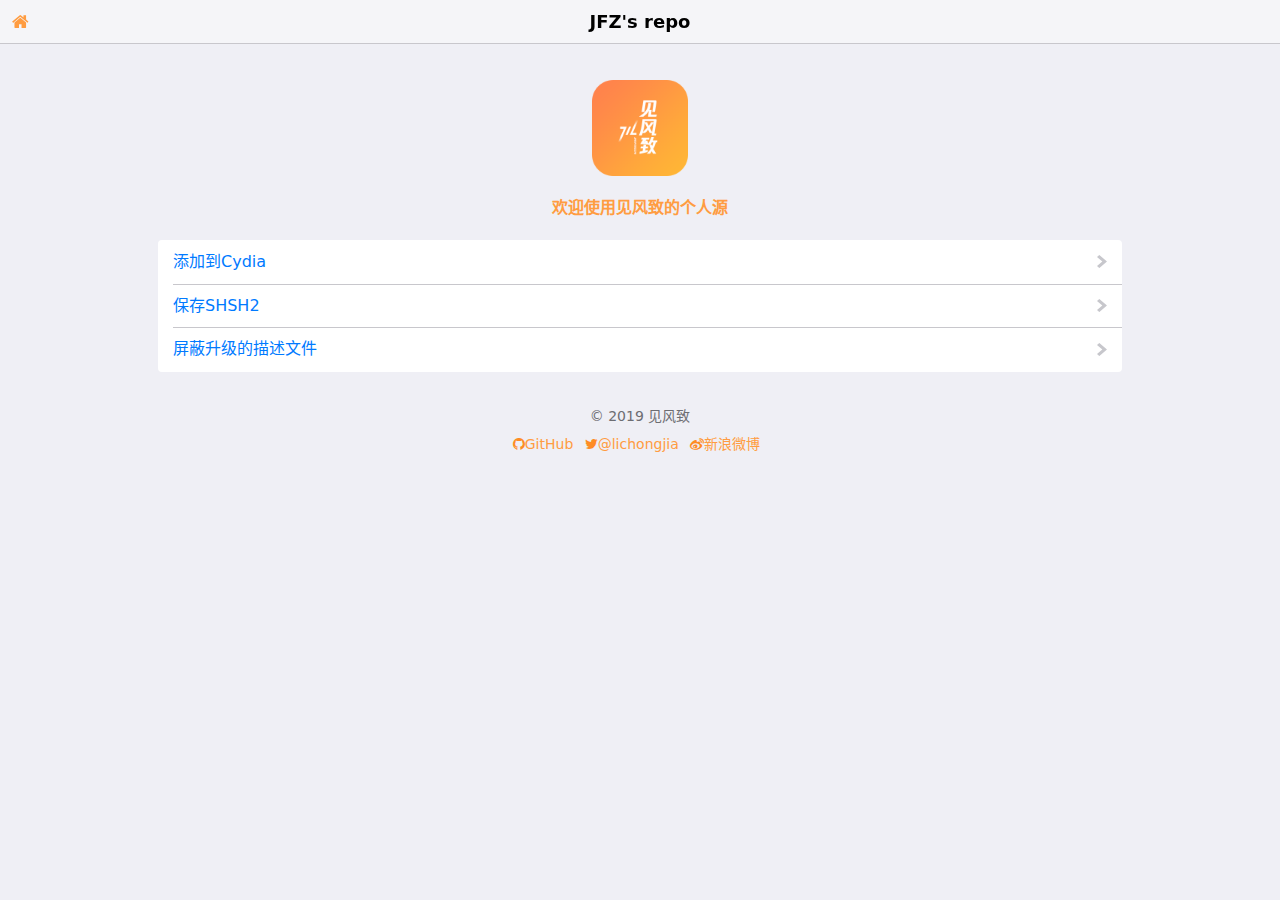
<file: index.html>
<!DOCTYPE html>
<html lang="zh-CN">

<head>
    <meta charset="utf-8">
    <title>主页</title>
    <meta name="viewport" content="initial-scale=1, maximum-scale=1, user-scalable=0">
    <!-- 设置网页图标 -->
    <link rel="shortcut icon" href="img/favicon.png">
    <link rel="apple-touch-icon" href="img/favicon.png">
    <!-- 导入CSS样式 -->
    <link rel="stylesheet" href="font-awesome/css/font-awesome.css">
    <link rel="stylesheet" href="css/ios7.css">
    <link rel="stylesheet" href="css/my.css">
    <!-- 导入js脚本 -->
    <script type="text/javascript" src="js/ios7.js"></script>
</head>

<body>
    <!-- 标题区 -->
    <header>
        <h1>JFZ's repo</h1>
        <a href="#"><i id="homelink" class="fa fa-home"></i></a>
    </header>
    <!-- 内容区 -->
    <main id="content">
        <div id="welcome">
            <img src="img/favicon.png" alt="" id="logo">
            <h4>欢迎使用见风致的个人源</h4>
        </div>
        <section class="block">
            <ul>
                <li><a href="cydia://url/https://cydia.saurik.com/api/share#?source=https://jianfengzhi.github.io/" target="_blank" role="button">添加到Cydia</a></li>
                <li><a href="#" target="_blank" role="button">保存SHSH2</a></li>
                <li><a href="#" target="_blank" role="button">屏蔽升级的描述文件</a></li>
            </ul>
        </section>
        <!-- 版权联系 -->
        <section id="contact" class="block">
            <p role="footer">&copy 2019 见风致</p>
            <p>
                <a href="https://github.com/lichongjia/"><i class="fa fa-github"></i>GitHub</a>
                <a href="https://twitter.com/lichongjia/"><i class="fa fa-twitter"></i>@lichongjia</a>
                <a href="https://weibo.com/lichongjia/"><i class="fa fa-weibo"></i>新浪微博</a>
            </p>
        </section>
    </main>
</body>

</html>
</file>
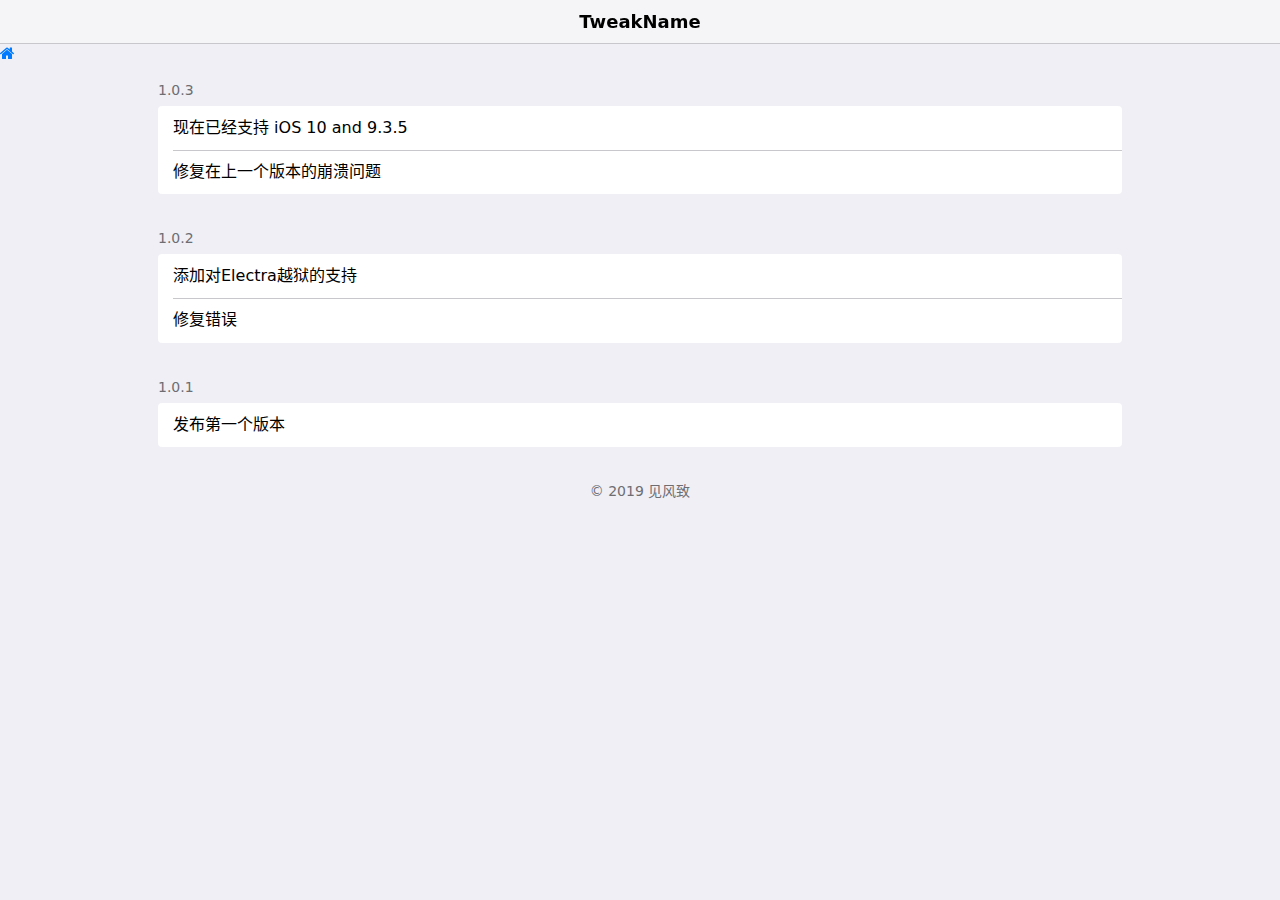
<file: changelog-page.html>
<!DOCTYPE html>
<html lang="zh-CN">

<head>
    <meta charset="utf-8">
    <title>更新记录页模板</title>
    <meta name="viewport" content="initial-scale=1, maximum-scale=1, user-scalable=0">
    <!-- 设置网页图标 -->
    <link rel="shortcut icon" href="img/favicon.png">
    <link rel="apple-touch-icon" href="img/favicon.png">
    <!-- 导入CSS样式 -->
    <link rel="stylesheet" href="font-awesome/css/font-awesome.css">
    <link rel="stylesheet" href="css/ios7.css">
    <link rel="stylesheet" href="css/my.css">
    <script src="js/ios7.js"></script>
</head>

<body>
    <header>
        <h1>TweakName</h1>
        <a href=""><i id="home" class="fa fa-home"></i></a>
    </header>
    <main id="content">
        <section id="block">
            <h2 role="header">1.0.3</h2>
            <ul>
                <li>现在已经支持 iOS 10 and 9.3.5</li>
                <li>修复在上一个版本的崩溃问题</li>
            </ul>
        </section>
        <section id="block">
            <h2 role="header">1.0.2</h2>
            <ul>
                <li>添加对Electra越狱的支持</li>
                <li>修复错误</li>
            </ul>
        </section>
        <section id="block">
            <h2 role="header">1.0.1</h2>
            <ul>
                <li>发布第一个版本</li>
            </ul>
        </section>
        <div id="copyright">
            <p role="footer">&copy 2019 见风致</p>
        </div>
    </main>
</body>

</html>
</file>
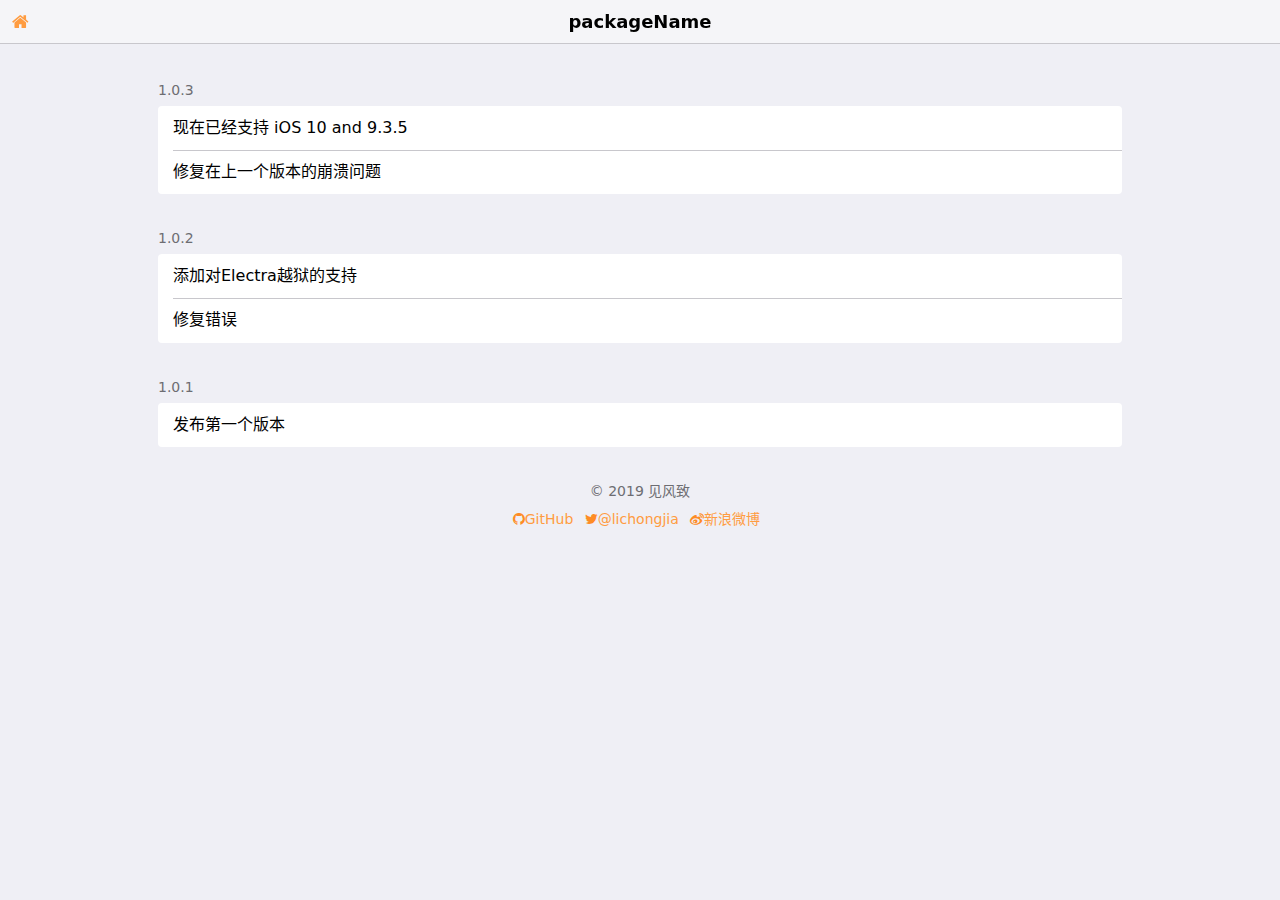
<file: changelog.html>
<!DOCTYPE html>
<html lang="zh-CN">

<head>
    <meta charset="utf-8">
    <title>主页</title>
    <meta name="viewport" content="initial-scale=1, maximum-scale=1, user-scalable=0">
    <!-- 设置网页图标 -->
    <link rel="shortcut icon" href="img/favicon.png">
    <link rel="apple-touch-icon" href="img/favicon.png">
    <!-- 导入CSS样式 -->
    <link rel="stylesheet" href="font-awesome/css/font-awesome.css">
    <link rel="stylesheet" href="css/ios7.css">
    <link rel="stylesheet" href="css/my.css">
    <!-- 导入js脚本 -->
    <script type="text/javascript" src="js/ios7.js"></script>
</head>

<body>
    <!-- 标题区 -->
    <header>
        <h1>packageName</h1>
        <a href="index.html"><i id="homelink" class="fa fa-home"></i></a>
    </header>
    <!-- 内容区 -->
    <main id="content">
        <!-- 更新记录 -->
        <section id="block">
            <h2 role="header">1.0.3</h2>
            <ul>
                <li>现在已经支持 iOS 10 and 9.3.5</li>
                <li>修复在上一个版本的崩溃问题</li>
            </ul>
        </section>
        <section id="block">
            <h2 role="header">1.0.2</h2>
            <ul>
                <li>添加对Electra越狱的支持</li>
                <li>修复错误</li>
            </ul>
        </section>
        <section id="block">
            <h2 role="header">1.0.1</h2>
            <ul>
                <li>发布第一个版本</li>
            </ul>
        </section>
        <!-- 版权联系 -->
        <section id="contact" class="block">
            <p role="footer">&copy 2019 见风致</p>
            <p>
                <a href="https://github.com/lichongjia/"><i class="fa fa-github"></i>GitHub</a>
                <a href="https://twitter.com/lichongjia/"><i class="fa fa-twitter"></i>@lichongjia</a>
                <a href="https://weibo.com/lichongjia/"><i class="fa fa-weibo"></i>新浪微博</a>
            </p>
        </section>
    </main>
</body>

</html>
</file>
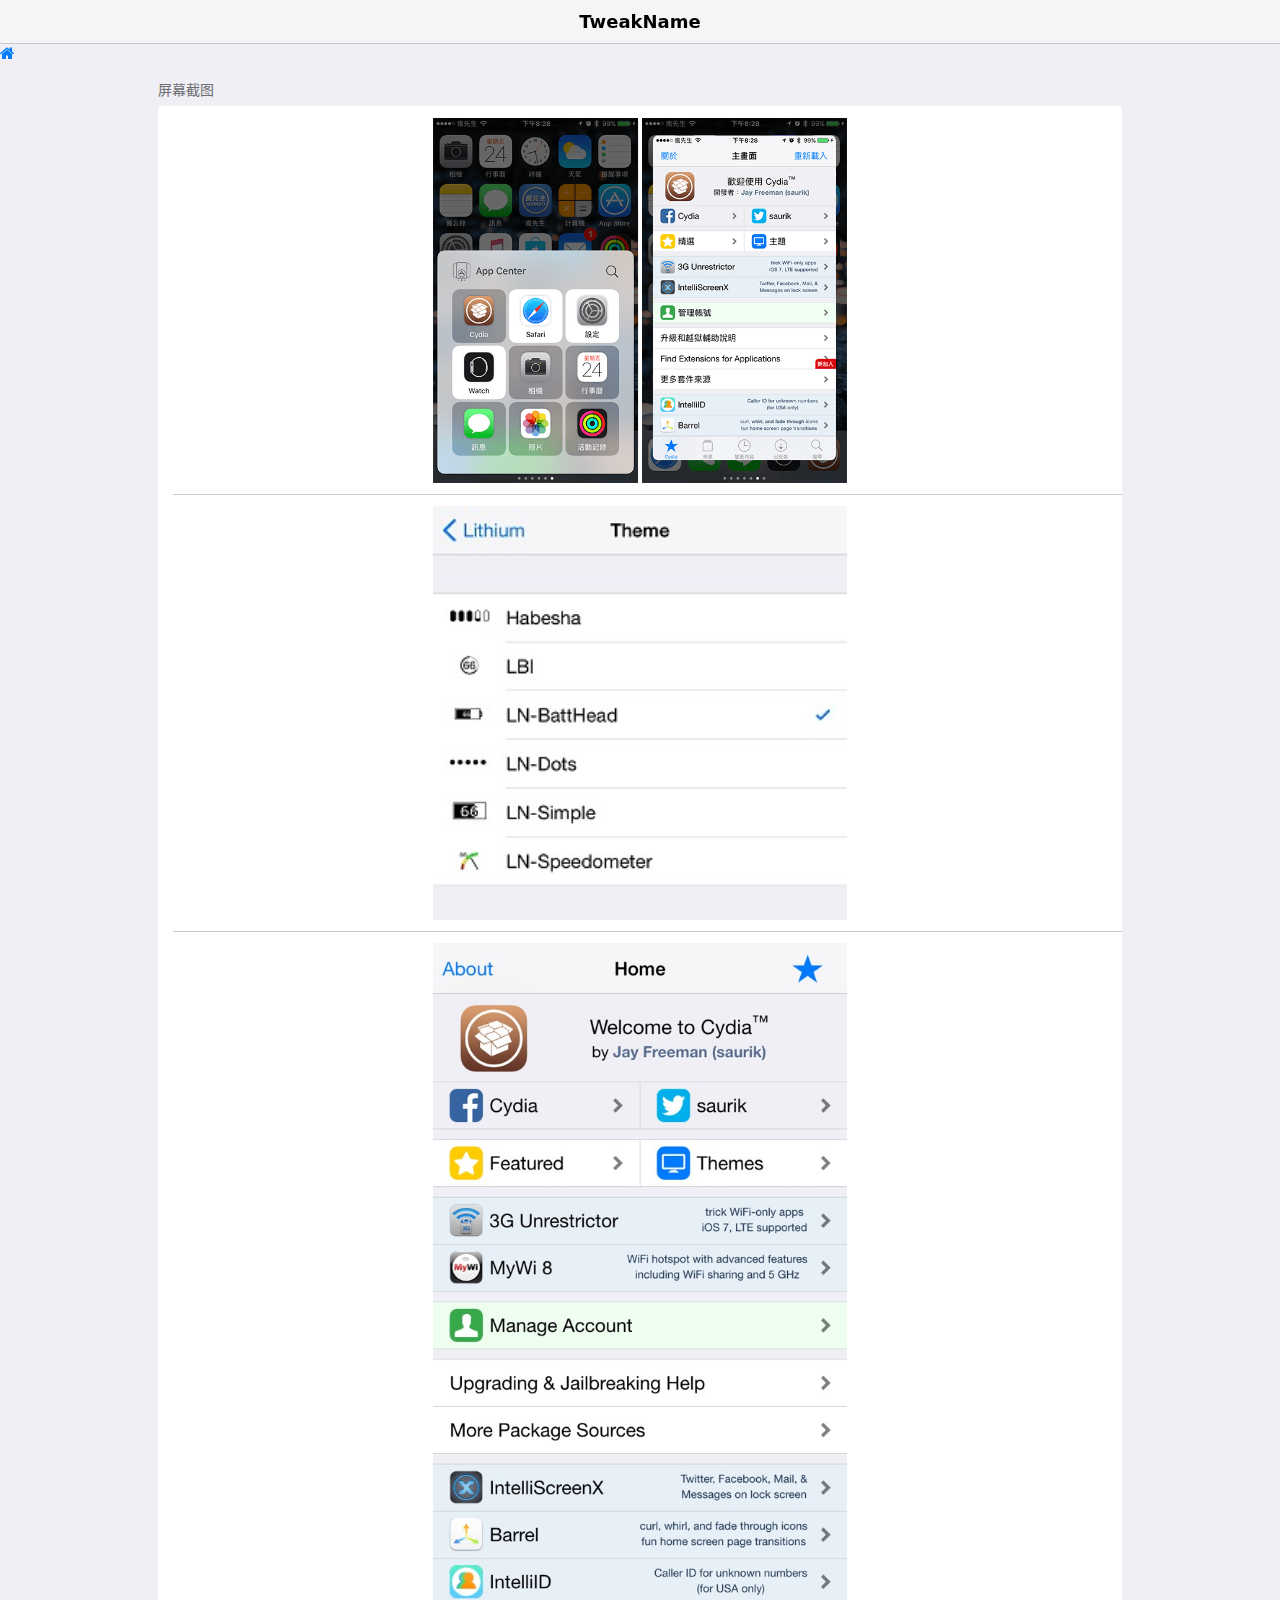
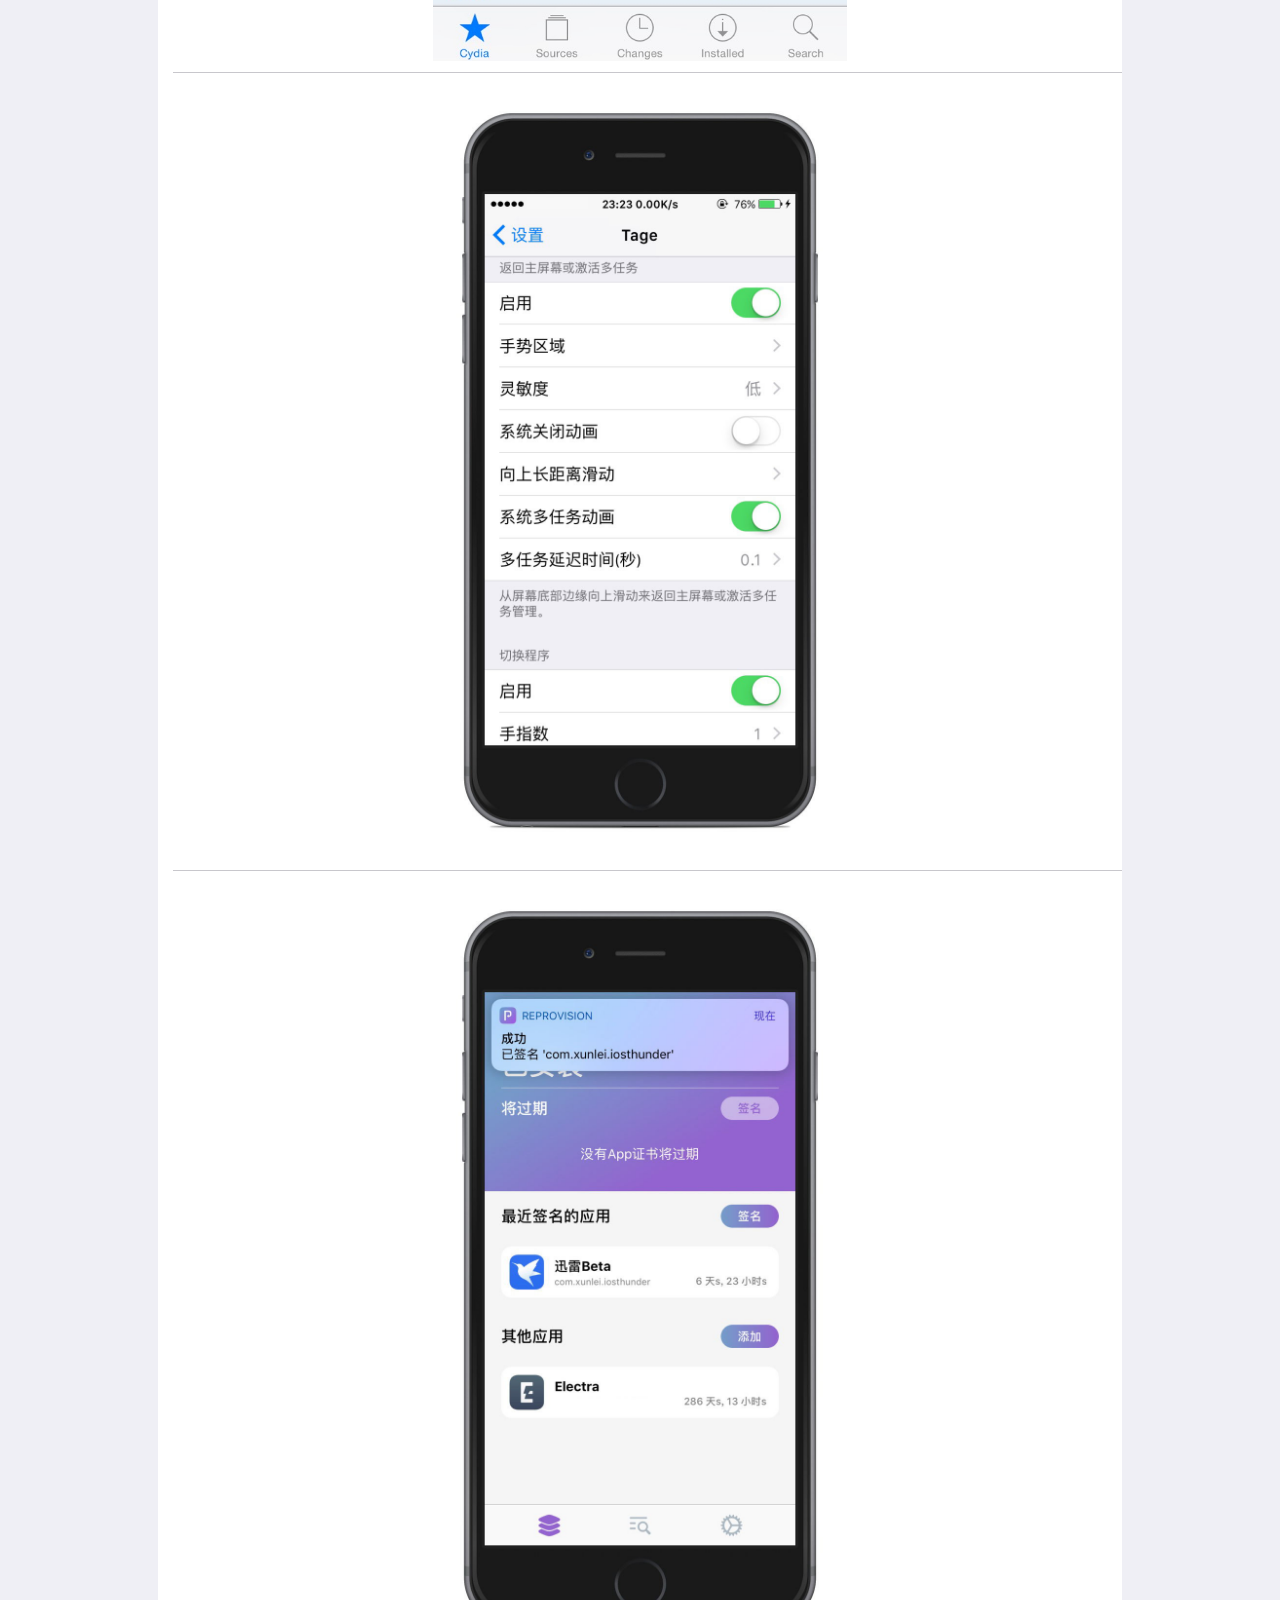
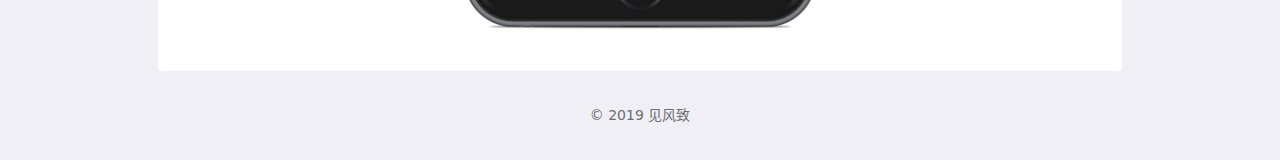
<file: screenshot-page.html>
<!DOCTYPE html>
<html lang="zh-CN">

<head>
    <meta charset="utf-8">
    <title>屏幕截图页模板</title>
    <meta name="viewport" content="initial-scale=1, maximum-scale=1, user-scalable=0">
    <!-- 设置网页图标 -->
    <link rel="shortcut icon" href="img/favicon.png">
    <link rel="apple-touch-icon" href="img/favicon.png">
    <!-- 导入CSS样式 -->
    <link rel="stylesheet" href="font-awesome/css/font-awesome.css">
    <link rel="stylesheet" href="css/ios7.css">
    <link rel="stylesheet" href="css/my.css">
    <script src="js/ios7.js"></script>
</head>

<body>
    <header>
        <h1>TweakName</h1>
        <a href=""><i id="home" class="fa fa-home"></i></a>
    </header>
    <main id="content">
        <section id="block">
            <h2>屏幕截图</h2>
            <ul>
                <li><img class="shot" src="screenshots/shot_01.png" alt=""></li>
                <li><img class="shot" src="screenshots/shot_02.jpg" alt=""></li>
                <li><img class="shot" src="screenshots/shot_03.jpg" alt=""></li>
                <li><img class="shot" src="screenshots/shot_04.jpg" alt=""></li>
                <li><img class="shot" src="screenshots/shot_05.jpg" alt=""></li>
            </ul>
        </section>
        <div id="copyright">
            <p role="footer">&copy 2019 见风致</p>
        </div>
    </main>
</body>

</html>
</file>
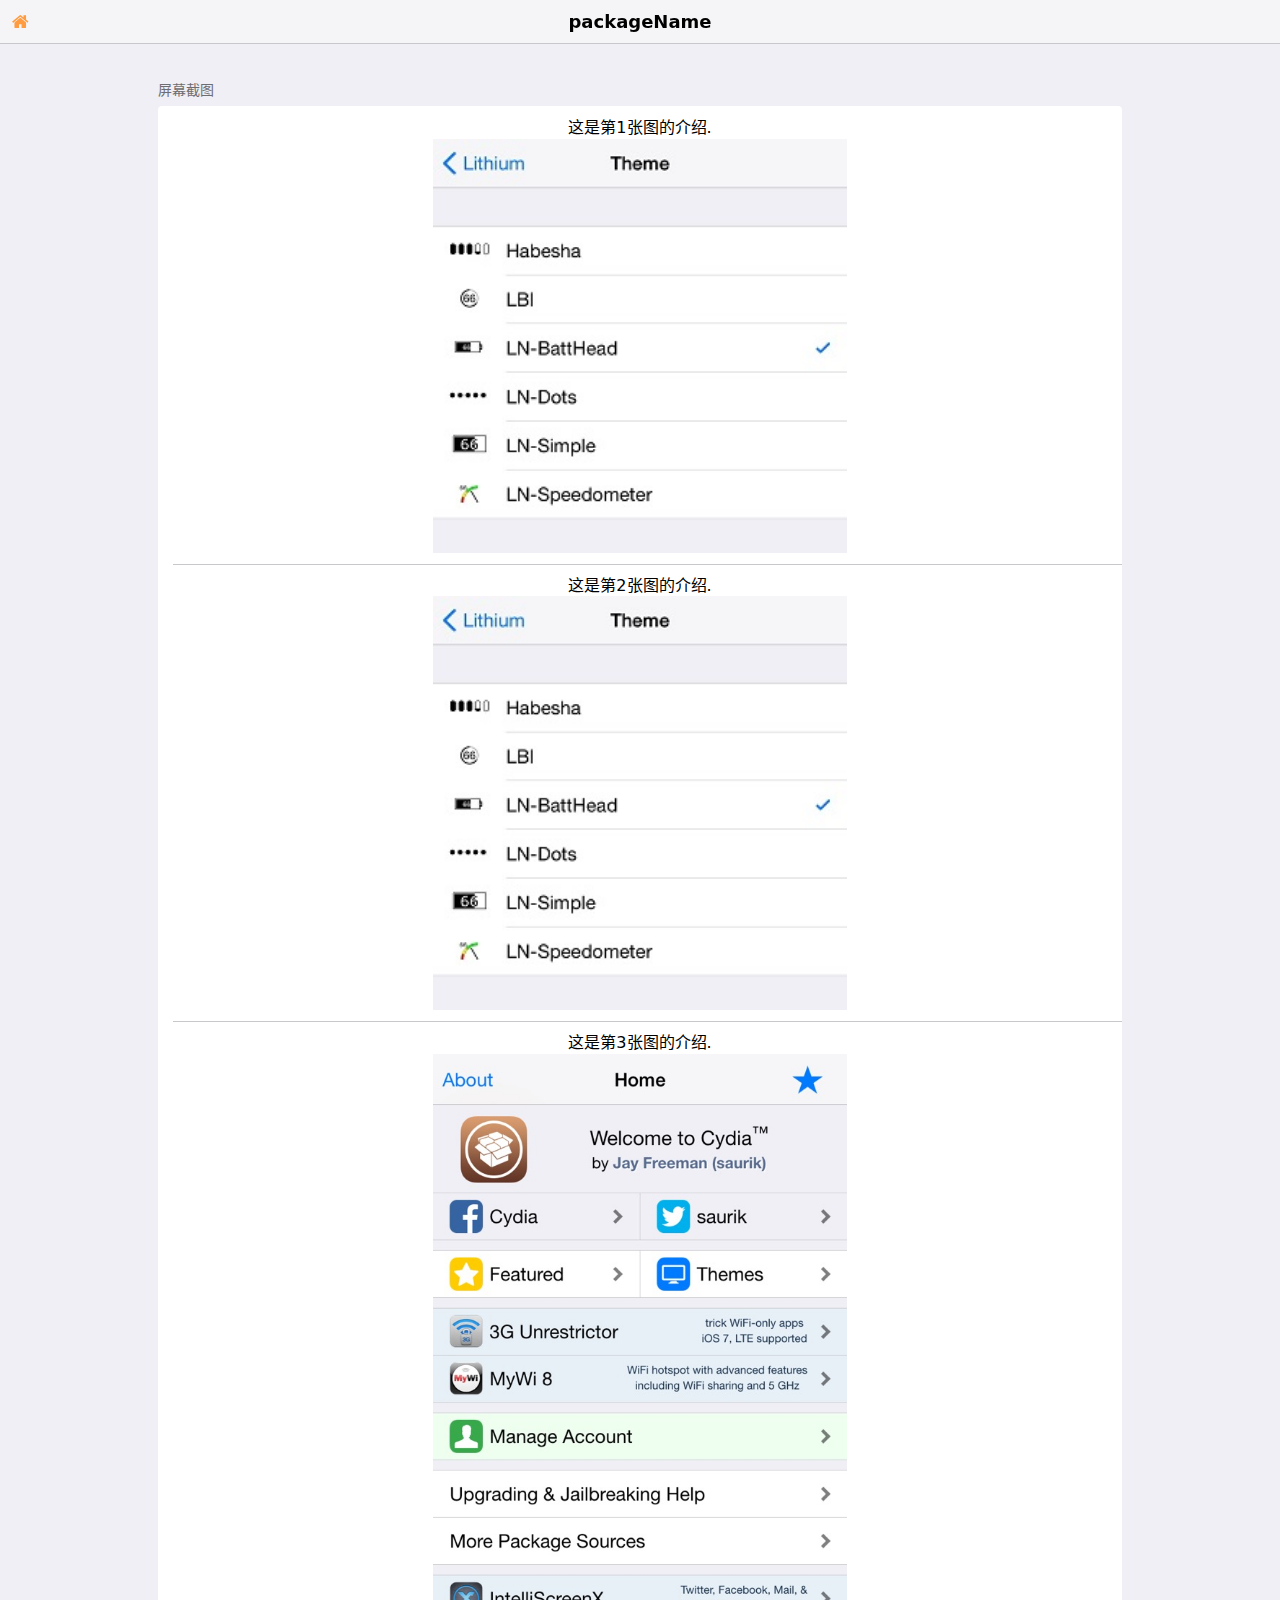
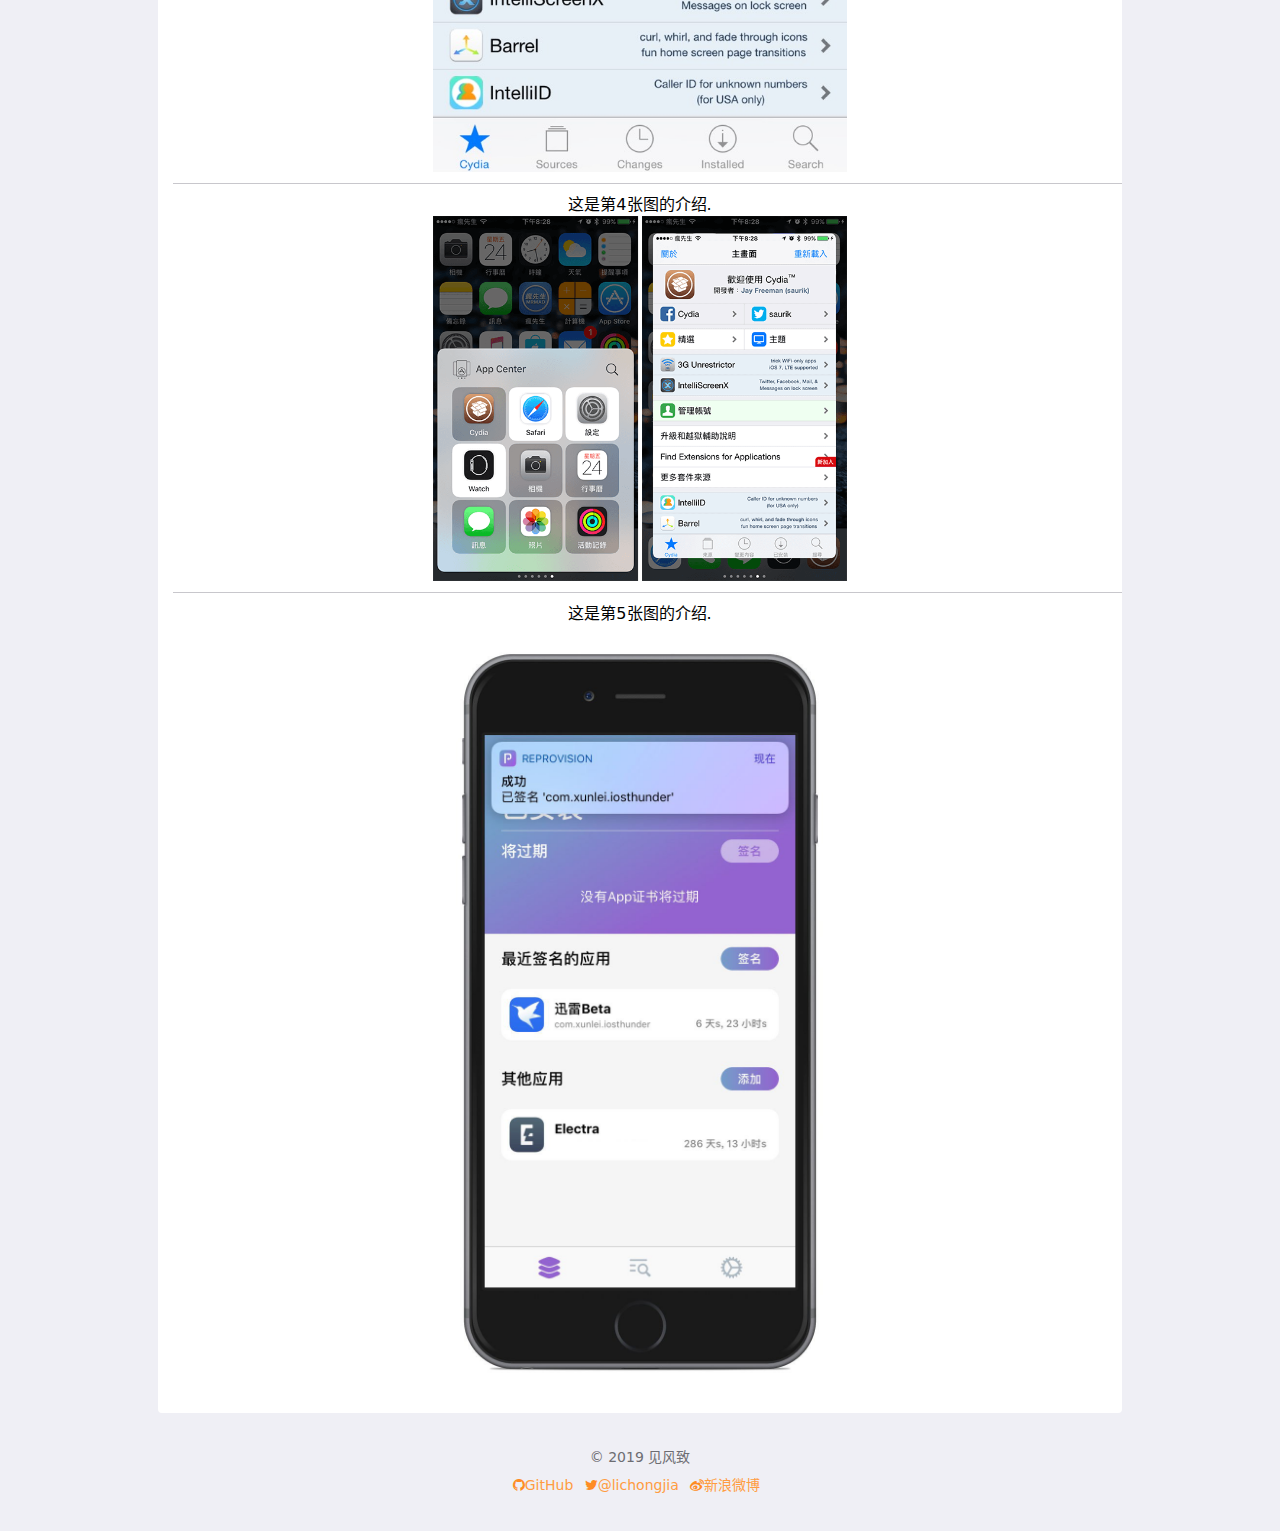
<file: screenshots.html>
<!DOCTYPE html>
<html lang="zh-CN">

<head>
    <meta charset="utf-8">
    <title>屏幕截图页</title>
    <meta name="viewport" content="initial-scale=1, maximum-scale=1, user-scalable=0">
    <!-- 设置网页图标 -->
    <link rel="shortcut icon" href="img/favicon.png">
    <link rel="apple-touch-icon" href="img/favicon.png">
    <!-- 导入CSS样式 -->
    <link rel="stylesheet" href="font-awesome/css/font-awesome.css">
    <link rel="stylesheet" href="css/ios7.css">
    <link rel="stylesheet" href="css/my.css">
    <script type="text/javascript" src="js/ios7.js"></script>
</head>

<body>
    <!-- 标题区 -->
    <header>
        <h1>packageName</h1>
        <a href="index.html"><i id="homelink" class="fa fa-home"></i></a>
    </header>
    <!-- 内容区 -->
    <main id="content">
        <!-- 截图列 -->
        <section id="block">
            <h2>屏幕截图</h2>
            <ul id="shotlist">
                <li>
                    <p>这是第1张图的介绍.</p>
                    <img class="shot" src="screenshots/shot_01.jpg" alt="">
                </li>
                <li>
                    <p>这是第2张图的介绍.</p>
                    <img class="shot" src="screenshots/shot_02.jpg" alt="">
                </li>
                <li>
                    <p>这是第3张图的介绍.</p>
                    <img class="shot" src="screenshots/shot_03.jpg" alt="">
                </li>
                <li>
                    <p>这是第4张图的介绍.</p>
                    <img class="shot" src="screenshots/shot_04.png" alt="">
                </li>
                <li>
                    <p>这是第5张图的介绍.</p>
                    <img class="shot" src="screenshots/shot_05.jpg" alt="">
                </li>
            </ul>
        </section>
        <!-- 版权联系 -->
        <section id="contact" class="block">
            <p role="footer">&copy 2019 见风致</p>
            <p>
                <a href="https://github.com/lichongjia/"><i class="fa fa-github"></i>GitHub</a>
                <a href="https://twitter.com/lichongjia/"><i class="fa fa-twitter"></i>@lichongjia</a>
                <a href="https://weibo.com/lichongjia/"><i class="fa fa-weibo"></i>新浪微博</a>
            </p>
        </section>
    </main>
</body>

</html>
</file>
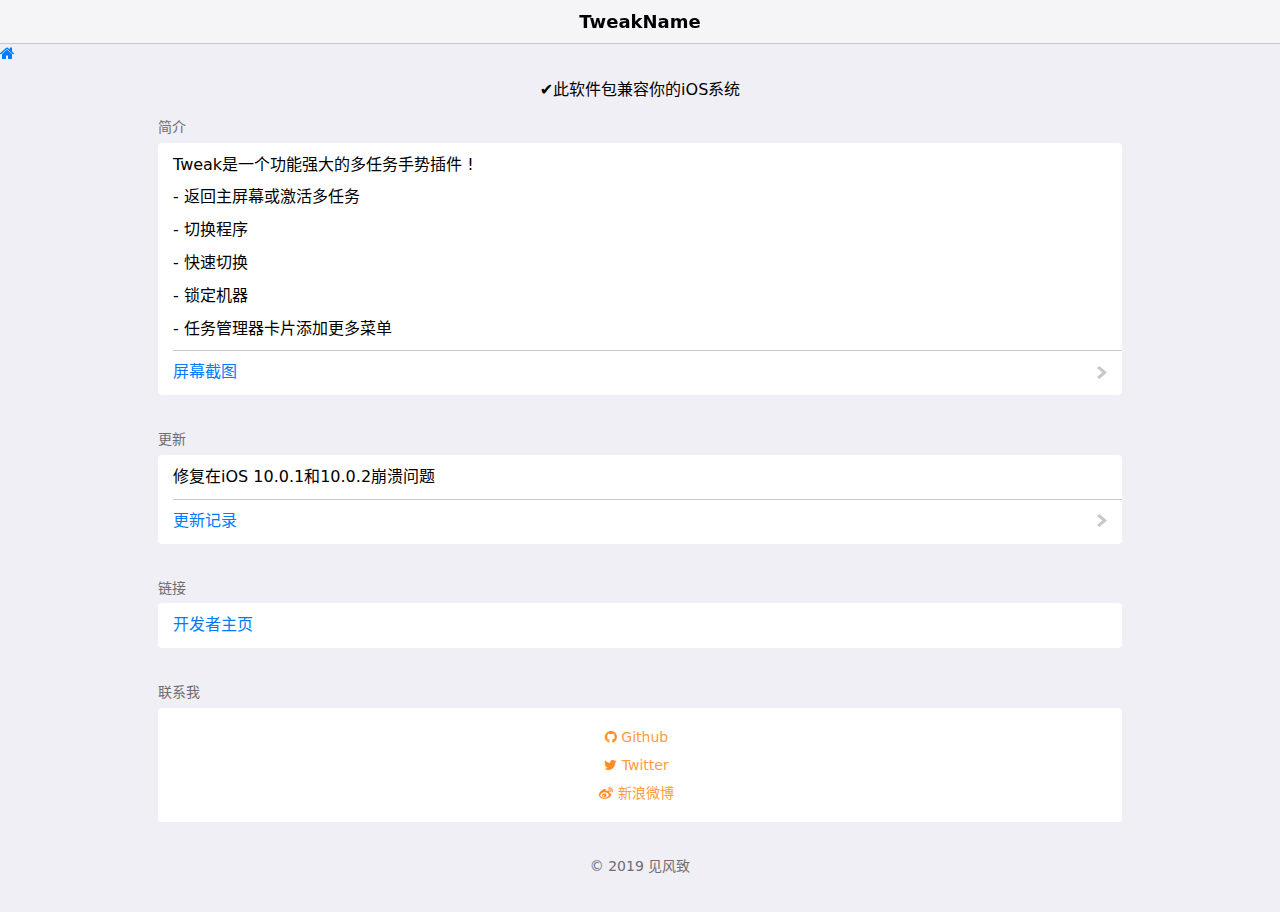
<file: tweak-page.html>
<!DOCTYPE html>
<html lang="zh-CN">

<head>
    <meta charset="utf-8">
    <title>插件页模板</title>
    <meta name="viewport" content="initial-scale=1, maximum-scale=1, user-scalable=0">
    <!-- 设置网页图标 -->
    <link rel="shortcut icon" href="img/favicon.png">
    <link rel="apple-touch-icon" href="img/favicon.png">
    <!-- 导入CSS样式 -->
    <link rel="stylesheet" href="font-awesome/css/font-awesome.css">
    <link rel="stylesheet" href="css/ios7.css">
    <link rel="stylesheet" href="css/my.css">
    <script src="js/ios7.js"></script>
</head>

<body>
    <!-- 页顶标题 -->
    <header>
        <h1>TweakName</h1>
        <a href=""><i id="home" class="fa fa-home"></i></a>
    </header>
    <!-- 整页内容区 -->
    <main id="content">
        <!-- 版本适配检查 -->
        <div id="checkios">
            <p>✔此软件包兼容你的iOS系统</p>
        </div>
        <!-- 简介 -->
        <section class="block">
            <h2 role="header">简介</h2>
            <ul>
                <li>
                    <p>Tweak是一个功能强大的多任务手势插件 !</p>
                    <p>- 返回主屏幕或激活多任务</p>
                    <p>- 切换程序</p>
                    <p>- 快速切换</p>
                    <p>- 锁定机器</p>
                    <p>- 任务管理器卡片添加更多菜单</p>
                </li>
                <li>
                    <a href="#" target="_blank" role="button">屏幕截图</a>
                </li>
            </ul>
        </section>
        <!-- 更新 -->
        <section class="block">
            <h2 role="header">更新</h2>
            <ul>
                <li>
                    <p>修复在iOS 10.0.1和10.0.2崩溃问题</p>
                </li>
                <li>
                    <a href="#" target="_blank" role="button">更新记录</a>
                </li>
            </ul>
        </section>
        <!-- 链接 -->
        <section class="block">
            <h2 role="header">链接</h2>
            <ul>
                <li>
                    <p><a href="">开发者主页</a></p>
                </li>
            </ul>
        </section>
        <!-- 联系方式 -->
        <section class="block">
            <h2 role="header">联系我</h2>
            <ul>
                <li id="contact">
                    <p><i class="fa fa-github"></i><a href=""> Github</a></p>
                    <p><i class="fa fa-twitter"></i><a href=""> Twitter</a></p>
                    <p><i class="fa fa-weibo"></i><a href=""> 新浪微博</a></p>
                </li>
            </ul>
        </section>
        <!-- 页底版权信息 -->
        <div id="copyright">
            <p role="footer">&copy 2019 见风致</p>
        </div>
    </main>
</body>

</html>
</file>
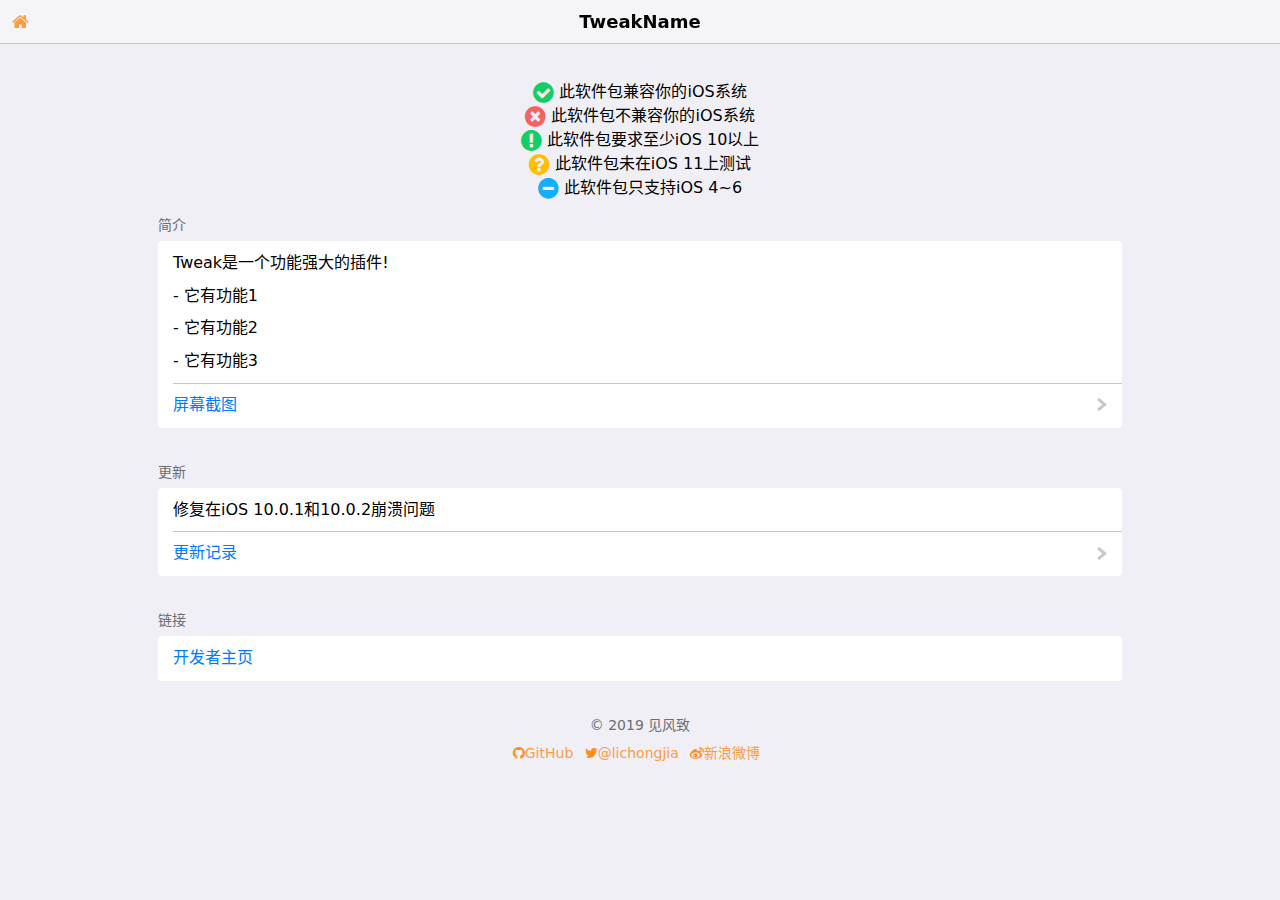
<file: tweaks.html>
<!DOCTYPE html>
<html lang="zh-CN">

<head>
    <meta charset="utf-8">
    <title>插件页</title>
    <meta name="viewport" content="initial-scale=1, maximum-scale=1, user-scalable=0">
    <!-- 设置网页图标 -->
    <link rel="shortcut icon" href="img/favicon.png">
    <link rel="apple-touch-icon" href="img/favicon.png">
    <!-- 导入CSS样式 -->
    <link rel="stylesheet" href="font-awesome/css/font-awesome.css">
    <link rel="stylesheet" href="css/ios7.css">
    <link rel="stylesheet" href="css/my.css">
    <!-- 导入js脚本 -->
    <script type="text/javascript" src="js/ios7.js"></script>
</head>

<body>
    <!-- 标题区 -->
    <header>
        <h1>TweakName</h1>
        <a href="index.html"><i id="homelink" class="fa fa-home"></i></a>
    </header>
    <!-- 内容区 -->
    <main id="content">
        <!-- 版本适配检查 -->
        <section id="checkios">
            <div class="alert">
                <i id="support" class="fa fa-check-circle" aria-hidden="true"></i>
                <span>此软件包兼容你的iOS系统</span>
            </div>
            <div class="alert">
                <i id="unsupport" class="fa fa-times-circle" aria-hidden="true"></i>
                <span>此软件包不兼容你的iOS系统</span>
            </div>
            <div class="alert">
                <i id="least" class="fa fa-exclamation-circle" aria-hidden="true"></i>
                <span>此软件包要求至少iOS 10以上</span>
            </div>
            <div class="alert">
                <i id="untest" class="fa fa-question-circle" aria-hidden="true"></i>
                <span>此软件包未在iOS 11上测试</span>
            </div>
            <div class="alert">
                <i id="only" class="fa fa-minus-circle" aria-hidden="true"></i>
                <span>此软件包只支持iOS 4~6 </span>
            </div>
        </section>
        <!-- 简介 -->
        <section class="block">
            <h2 role="header">简介</h2>
            <ul>
                <li>
                    <p>Tweak是一个功能强大的插件!</p>
                    <p>- 它有功能1</p>
                    <p>- 它有功能2</p>
                    <p>- 它有功能3</p>
                </li>
                <li>
                    <a href="screenshots.html" target="_blank" role="button">屏幕截图</a>
                </li>
            </ul>
        </section>
        <!-- 更新 -->
        <section class="block">
            <h2 role="header">更新</h2>
            <ul>
                <li>
                    <p>修复在iOS 10.0.1和10.0.2崩溃问题</p>
                </li>
                <li>
                    <a href="changelog.html" target="_blank" role="button">更新记录</a>
                </li>
            </ul>
        </section>
        <!-- 链接 -->
        <section class="block">
            <h2 role="header">链接</h2>
            <ul>
                <li>
                    <p><a href="https://github.com/lichongjia/">开发者主页</a></p>
                </li>
            </ul>
        </section>
        <!-- 版权联系 -->
        <section id="contact" class="block">
            <p role="footer">&copy 2019 见风致</p>
            <p>
                <a href="https://github.com/lichongjia/"><i class="fa fa-github"></i>GitHub</a>
                <a href="https://twitter.com/lichongjia/"><i class="fa fa-twitter"></i>@lichongjia</a>
                <a href="https://weibo.com/lichongjia/"><i class="fa fa-weibo"></i>新浪微博</a>
            </p>
        </section>
    </main>
</body>

</html>
</file>
<file: css/my.css>
#welcome,
#packageName,
#packageShortDesc,
#checkios,
#compatibilityCheck,
#copyright,
#shotlist p,
#contact p {
    text-align: center;
}

#homelink {
    display: block;
    position: fixed;
    top: 0px;
    left: 12px;
    text-align: left;
    font-size: 18px;
    line-height: 44px;
}

#logo {
    display: block;
    margin: 0 auto;
    width: 100%;
    max-width: 10%;
}

#homelink,
#welcome,
#contact p a {
    color: #ff9c41;
}

.alert span {
    vertical-align: middle;
}

.alert i {
    font-size: 1.5em;
    vertical-align: middle;
}

#support {
    color: #13CE66;
}

#unsupport {
    color: #F76260;
}

#least {
    color: #13CE66;
}

#untest {
    color: #FFBE00;
}

#only {
    color: #10AEFF;
}

.badge {
    display: inline-block;
    min-width: 10px;
    padding: 0px 3px;
    color: #fff;
    text-align: center;
    background-color: #777;
    border-radius: 2px;
}

.shot {
    display: block;
    margin: 0 auto;
    width: 100%;
    max-width: 414px;
}

#contact p,
[role=footer] {
    display: block;
    margin: 0.5em 0;
    padding: 0;
}

#contact p {
    font-size: 14px;
}

#contact p a {
    margin-right: 0.5em;
}

#contact i {
    color: #fe8c24;
}
</file>
<file: css/ios7.css>
/*! normalize.css v7.0.0 | MIT License | github.com/necolas/normalize.css */
button,
hr,
input {
    overflow: visible
}

audio,
canvas,
progress,
video {
    display: inline-block
}

progress,
sub,
sup {
    vertical-align: baseline
}

button,
hr,
iframe {
    border: 0
}

abbr[title],
h2 a:active,
h2 a:focus,
h2 a:hover {
    text-decoration: underline
}

button,
legend,
ul {
    padding: 0
}

body>header:after,
ul li:after,
ul:after,
ul:before {
    content: ""
}

html {
    line-height: 1.15;
    -ms-text-size-adjust: 100%;
    -webkit-text-size-adjust: 100%
}

article,
aside,
details,
footer,
header,
menu,
nav,
section {
    display: block
}

h1 {
    font-size: 2em;
    margin: .67em 0
}

figcaption,
figure,
main {
    display: block
}

figure {
    margin: 1em 40px
}

hr {
    box-sizing: content-box
}

code,
kbd,
pre,
samp {
    font-family: monospace, monospace;
    font-size: 1em
}

a {
    background-color: transparent;
    -webkit-text-decoration-skip: objects
}

abbr[title] {
    border-bottom: none;
    text-decoration: underline dotted
}

dfn {
    font-style: italic
}

mark {
    background-color: #ff0;
    color: #000
}

small {
    font-size: 80%
}

sub,
sup {
    font-size: 75%;
    line-height: 0;
    position: relative
}

sub {
    bottom: -.25em
}

sup {
    top: -.5em
}

audio:not([controls]) {
    display: none;
    height: 0
}

img {
    border-style: none
}

svg:not(:root) {
    overflow: hidden
}

button,
input,
optgroup,
select,
textarea {
    font-family: sans-serif;
    font-size: 100%;
    line-height: 1.15;
    margin: 0
}

button,
input {}

button,
select {
    text-transform: none
}

[type=reset],
[type=submit],
button,
html [type=button] {
    -webkit-appearance: button
}

[type=button]::-moz-focus-inner,
[type=reset]::-moz-focus-inner,
[type=submit]::-moz-focus-inner,
button::-moz-focus-inner {
    border-style: none;
    padding: 0
}

[type=button]:-moz-focusring,
[type=reset]:-moz-focusring,
[type=submit]:-moz-focusring,
button:-moz-focusring {
    outline: ButtonText dotted 1px
}

fieldset {
    padding: .35em .75em .625em
}

legend {
    box-sizing: border-box;
    color: inherit;
    display: table;
    max-width: 100%;
    white-space: normal
}

progress {}

textarea {
    overflow: auto
}

[type=checkbox],
[type=radio] {
    box-sizing: border-box;
    padding: 0
}

[type=number]::-webkit-inner-spin-button,
[type=number]::-webkit-outer-spin-button {
    height: auto
}

[type=search] {
    -webkit-appearance: textfield;
    outline-offset: -2px
}

[type=search]::-webkit-search-cancel-button,
[type=search]::-webkit-search-decoration {
    -webkit-appearance: none
}

::-webkit-file-upload-button {
    -webkit-appearance: button;
    font: inherit
}

summary {
    display: list-item
}

[hidden],
template {
    display: none
}

/*!
 Basic iOS 7 CSS
 https://github.com/hbang/iOS-7-CSS

 HASHBANG Productions <https://hbang.ws/>
 Apache License 2.0 <https://www.apache.org/licenses/LICENSE-2.0.html>
 UI design copyright Apple Inc.
*/
.font-body,
body {
    font: 400 16px/1.3em system-ui, BlinkMacSystemFont, -apple-system-font, "Helvetica Neue", sans-serif;
    font: -apple-system-body;
}

.font-subtitle,
[role=footer],
body>p,
h2 {
    font-size: 14px;
    font-weight: 400
}

.font-bold,
b,
strong {
    font-weight: 600
}

.font-heading,
body>header h1 {
    font: -apple-system-headline
}

a,
button {
    color: #007aff;
    text-decoration: none;
}

button {
    background: 0 0;
    margin: 0;
    -webkit-appearance: none;
    -moz-appearance: none;
    appearance: none
}

.subpixel-line,
body>header:after,
hr,
ul li:after,
ul:after,
ul:before {
    display: block;
    width: 100%;
    height: 1px;
    background: #c8c7cc
}

.has-subpixel .subpixel-line,
.has-subpixel body>header:after,
.has-subpixel hr,
.has-subpixel ul li:after,
.has-subpixel ul:after,
.has-subpixel ul:before,
ul .has-subpixel li:after {
    height: .5px
}

.has-subpixel-3x .subpixel-line,
.has-subpixel-3x body>header:after,
.has-subpixel-3x hr,
.has-subpixel-3x ul li:after,
.has-subpixel-3x ul:after,
.has-subpixel-3x ul:before,
ul .has-subpixel-3x li:after {
    height: .33px
}

html {
    background: #efeff5
}

html .depiction {
    background: 0 0
}

body {
    margin: 80px 0 35px;
}

.cydia body {
    margin-top: 35px
}

.depiction body {
    margin-top: 0;
    margin-bottom: 0
}

@media (min-width:708px) {
    #content {
        width: 708px;
        margin: 0 auto
    }
}

@media (min-width:964px) {
    #content {
        width: 964px
    }
}

[role=footer],
body>p,
h2 {
    margin: 15px;
    color: #6d6d72
}

@media (min-width:708px) {

    [role=footer],
    body>p,
    h2 {
        margin-left: 0;
        margin-right: 0
    }

    ul {
        border-radius: 4px
    }
}

h2 {
    text-transform: uppercase;
    margin-bottom: 5px
}

h2 a {
    color: inherit
}

body>header {
    position: fixed;
    top: 0;
    left: 0;
    width: 100%;
    height: 44px;
    z-index: 10;
    background: rgba(246, 246, 248, .85);
    -webkit-backdrop-filter: blur(20px);
    backdrop-filter: blur(20px)
}

body>header:after {
    position: absolute;
    left: 0;
    bottom: 0
}

ul,
ul li {
    position: relative
}

.cydia body>header {
    display: none
}

.cydia body>header+p {
    margin-top: -20px
}

body>header h1 {
    margin: 0;
    text-align: center;
    font-size: 18px;
    line-height: 44px
}

ul {
    margin: 5px 0 35px;
    list-style: none;
    background: #fff;
}

ul:after,
ul:before {
    position: absolute;
    left: 0
}

ul:before {
    top: 0
}

ul:after {
    bottom: 0
}

ul li {
    margin-left: 15px;
    margin-bottom: -1px;
    padding: 12px 15px 12px 0
}

ul li:after {
    position: absolute;
    top: 0;
    left: 0
}

ul li:first-child:after {
    background: 0 0
}

@media (min-width:708px) {

    ul:after,
    ul:before {
        display: none
    }

    ul li:first-child,
    ul li:first-child [role=button],
    ul li:first-child [role=link],
    ul li:first-child p {
        border-top-left-radius: 4px;
        border-top-right-radius: 4px
    }

    ul li:last-child,
    ul li:last-child [role=button],
    ul li:last-child [role=link],
    ul li:last-child p {
        border-bottom-left-radius: 4px;
        border-bottom-right-radius: 4px
    }
}

ul li [role=button],
ul li [role=link],
ul li p {
    padding: 12px 15px;
    margin: -12px -15px
}

ul li.has-icon {
    margin-left: 59px
}

ul li.has-icon [role=button],
ul li.has-icon [role=link],
ul li.has-icon p {
    margin-left: -59px;
    padding-left: 59px
}

ul li .icon {
    position: absolute;
    top: 7px;
    left: 15px;
    width: 29px;
    height: 29px
}

ul li [role=button],
ul li [role=link] {
    display: block;
    color: #007aff;
    padding-right: 30px;
    -webkit-tap-highlight-color: transparent;
    position: relative;
    z-index: 2
}

ul li [role=button]:active,
ul li [role=button]:focus,
ul li [role=link]:active,
ul li [role=link]:focus {
    background-color: #d9d9d9
}

ul li [role=button]:after,
ul li [role=link]:after {
    content: "";
    display: block;
    background: url([data-uri]);
    position: absolute;
    top: 50%;
    right: 15px;
    width: 10px;
    height: 13px;
    margin-top: -7px;
    background-size: 100% 100%;
}

ul li>button {
    font: inherit;
    width: 100%;
    text-align: left
}

ul li .pull-in {
    vertical-align: top
}

@media (max-width:321px) {
    ul li .pull-in {
        margin: -11px -15px
    }
}

ul+[role=footer],
ul+p {
    margin-top: -25px
}

/*# sourceMappingURL=ios7.min.css.map */
</file>
